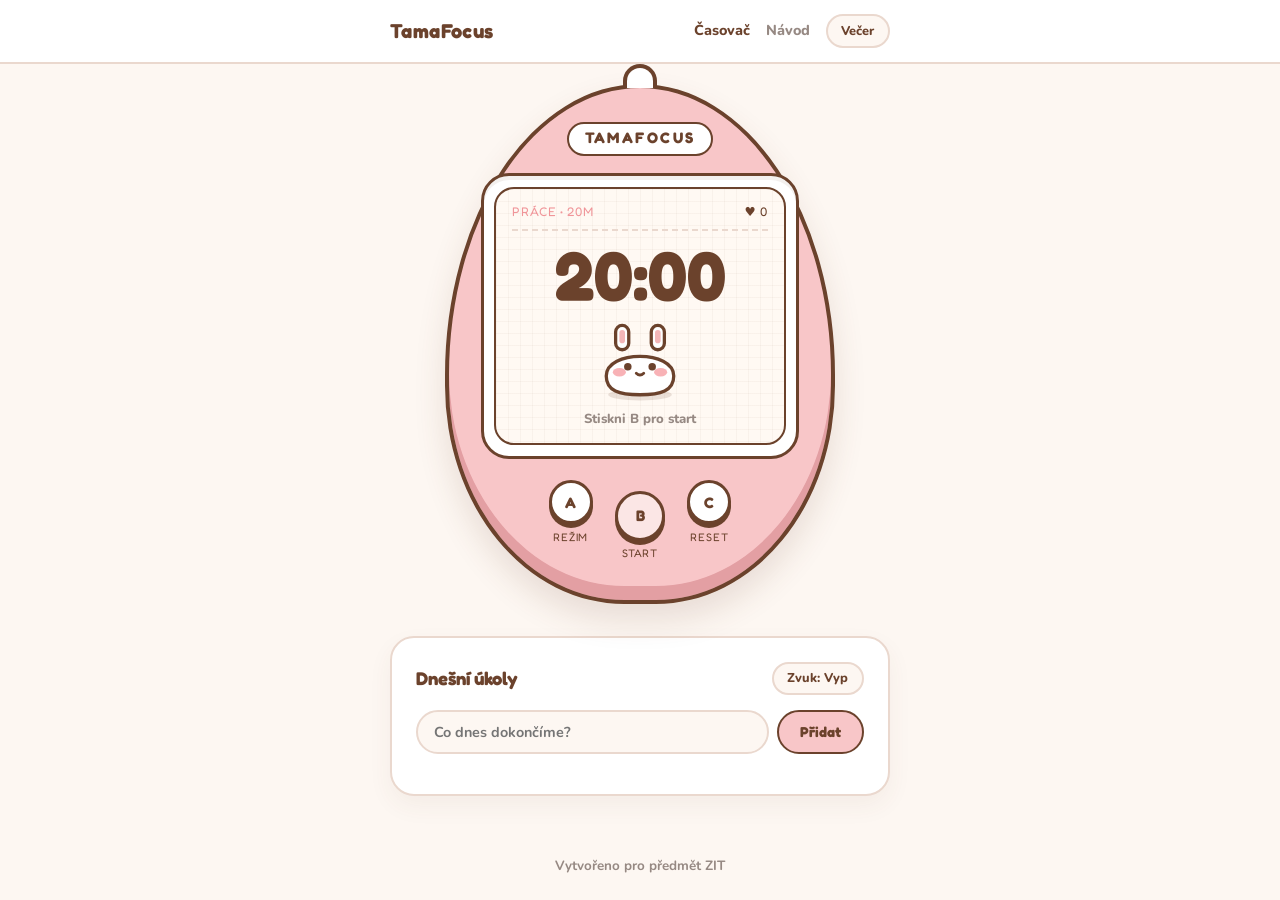
<file: index.html>
<!DOCTYPE html>
<html lang="cs">

<head>
    <meta charset="UTF-8">
    <meta name="viewport" content="width=device-width, initial-scale=1.0">
    <meta name="description" content="TamaFocus - útulný Tamagotchi Pomodoro časovač pro soustředění a studium.">
    <link rel="icon"
        href="data:image/svg+xml,%3Csvg xmlns='http://www.w3.org/2000/svg' viewBox='0 0 100 100'%3E%3Ctext y='.9em' font-size='90'%3E🥚%3C/text%3E%3C/svg%3E">
    <title>TamaFocus | Tamagotchi Pomodoro</title>
    <link rel="preconnect" href="https://fonts.googleapis.com">
    <link rel="preconnect" href="https://fonts.gstatic.com" crossorigin>
    <link
        href="https://fonts.googleapis.com/css2?family=Fredoka:wght@600;700&family=Nunito:wght@600;700;800&display=swap"
        rel="stylesheet">
    <link rel="stylesheet" href="style.css">
    <script src="script.js" defer></script>
</head>

<body>

    <header class="topbar">
        <div class="container topbar-inner">
            <a href="index.html" class="brand">TamaFocus</a>
            <nav aria-label="Hlavní navigace" class="nav">
                <a href="index.html" class="nav-link active">Časovač</a>
                <a href="navod.html" class="nav-link">Návod</a>
                <button type="button" id="theme-btn" class="pill-btn" aria-label="Přepnout noční režim">Večer</button>
            </nav>
        </div>
    </header>

    <main class="container">
        <!-- Tamagotchi -->
        <section class="tama-wrapper" aria-label="Tamagotchi Pomodoro časovač">
            <!-- Horní kroužek na klíčenku -->
            <div class="keychain-ring" aria-hidden="true"></div>

            <div class="tama-shell">
                <div class="tama-top-label">TAMAFOCUS</div>

                <!-- Vnitřní rámeček displeje -->
                <div class="lcd-bezel">
                    <div class="lcd-screen" id="lcd-screen">
                        <!-- Horní stavový řádek displeje -->
                        <div class="lcd-header">
                            <span class="lcd-mode" id="mode-label">PRÁCE • 20M</span>
                            <span class="lcd-hearts" id="hearts-display" title="Dokončené bloky">♥ 0</span>
                        </div>

                        <!-- Velký čas uprostřed -->
                        <div class="lcd-time" id="time-text" aria-live="polite">20:00</div>

                        <!-- Roztomilý maskot uvnitř displeje -->
                        <div class="pet-stage">
                            <svg class="pet-svg" id="pet-svg" viewBox="0 0 160 95" role="img"
                                aria-label="Virtuální studijní mazlíček">
                                <!-- Stín pod postavičkou -->
                                <ellipse cx="80" cy="84" rx="34" ry="6" fill="#6b422c" opacity="0.14" />

                                <!-- Ouškа -->
                                <rect x="54" y="10" width="14" height="26" rx="7" fill="#ffffff" stroke="#6b422c"
                                    stroke-width="3.5" />
                                <rect x="92" y="10" width="14" height="26" rx="7" fill="#ffffff" stroke="#6b422c"
                                    stroke-width="3.5" />
                                <rect x="58" y="15" width="6" height="14" rx="3" fill="#f4b6b8" />
                                <rect x="96" y="15" width="6" height="14" rx="3" fill="#f4b6b8" />

                                <!-- Tělíčko postavičky -->
                                <path d="M44,64 C44,36 116,36 116,64 C116,80 102,84 80,84 C58,84 44,80 44,64 Z"
                                    fill="#ffffff" stroke="#6b422c" stroke-width="3.5" />

                                <!-- Růžové tvářičky -->
                                <ellipse cx="58" cy="60" rx="7" ry="4.5" fill="#f5989d" opacity="0.75" />
                                <ellipse cx="102" cy="60" rx="7" ry="4.5" fill="#f5989d" opacity="0.75" />

                                <!-- Oči: výchozí klidné -->
                                <g class="pet-eyes-idle">
                                    <circle cx="67" cy="54" r="4" fill="#6b422c" />
                                    <circle cx="93" cy="54" r="4" fill="#6b422c" />
                                </g>

                                <!-- Oči: zavřené při pauze -->
                                <g class="pet-eyes-sleep">
                                    <path d="M61,55 Q67,60 73,55" fill="none" stroke="#6b422c" stroke-width="3"
                                        stroke-linecap="round" />
                                    <path d="M87,55 Q93,60 99,55" fill="none" stroke="#6b422c" stroke-width="3"
                                        stroke-linecap="round" />
                                    <text x="116" y="34" font-family="Fredoka, sans-serif" font-size="13"
                                        font-weight="700" fill="#6b422c">zZ</text>
                                </g>

                                <!-- Pusinka -->
                                <path d="M76,61 Q80,65 84,61" fill="none" stroke="#6b422c" stroke-width="3"
                                    stroke-linecap="round" />

                                <!-- Malý sešit a tužka při režimu práce -->
                                <g class="pet-study-prop">
                                    <rect x="64" y="69" width="32" height="14" rx="3" fill="#fbe6e5" stroke="#6b422c"
                                        stroke-width="2.5" />
                                    <line x1="80" y1="69" x2="80" y2="83" stroke="#6b422c" stroke-width="2" />
                                    <line x1="103" y1="63" x2="113" y2="75" stroke="#f09599" stroke-width="4"
                                        stroke-linecap="round" />
                                </g>
                            </svg>
                        </div>

                        <div class="lcd-status" id="status-text">Stiskni B pro start</div>
                    </div>
                </div>

                <!-- Tři tlačítka Tamagotchi -->
                <div class="tama-buttons" role="group" aria-label="Ovládací tlačítka zařízení">
                    <div class="btn-unit">
                        <button type="button" id="btn-mode" class="tama-btn" aria-label="Přepnout režim (A)">A</button>
                        <span>REŽIM</span>
                    </div>
                    <div class="btn-unit btn-center">
                        <button type="button" id="btn-start" class="tama-btn tama-btn-main"
                            aria-label="Spustit nebo pozastavit (B)">B</button>
                        <span>START</span>
                    </div>
                    <div class="btn-unit">
                        <button type="button" id="btn-reset" class="tama-btn"
                            aria-label="Resetovat časovač (C)">C</button>
                        <span>RESET</span>
                    </div>
                </div>
            </div>
        </section>

        <!-- Seznam úkolů pod hračkou -->
        <section class="tasks-card" aria-label="Úkoly na dnešek">
            <div class="tasks-header">
                <h2>Dnešní úkoly</h2>
                <button type="button" id="sound-btn" class="pill-btn" aria-pressed="false">Zvuk: Vyp</button>
            </div>
            <form id="task-form" class="task-form">
                <input type="text" id="task-input" placeholder="Co dnes dokončíme?" maxlength="75" required>
                <button type="submit" class="add-btn">Přidat</button>
            </form>
            <ul id="task-list" class="task-list"></ul>
        </section>
    </main>

    <footer class="footer">
        <div class="container">
            <p>Vytvořeno pro předmět ZIT</p>
        </div>
    </footer>

</body>

</html>
</file>
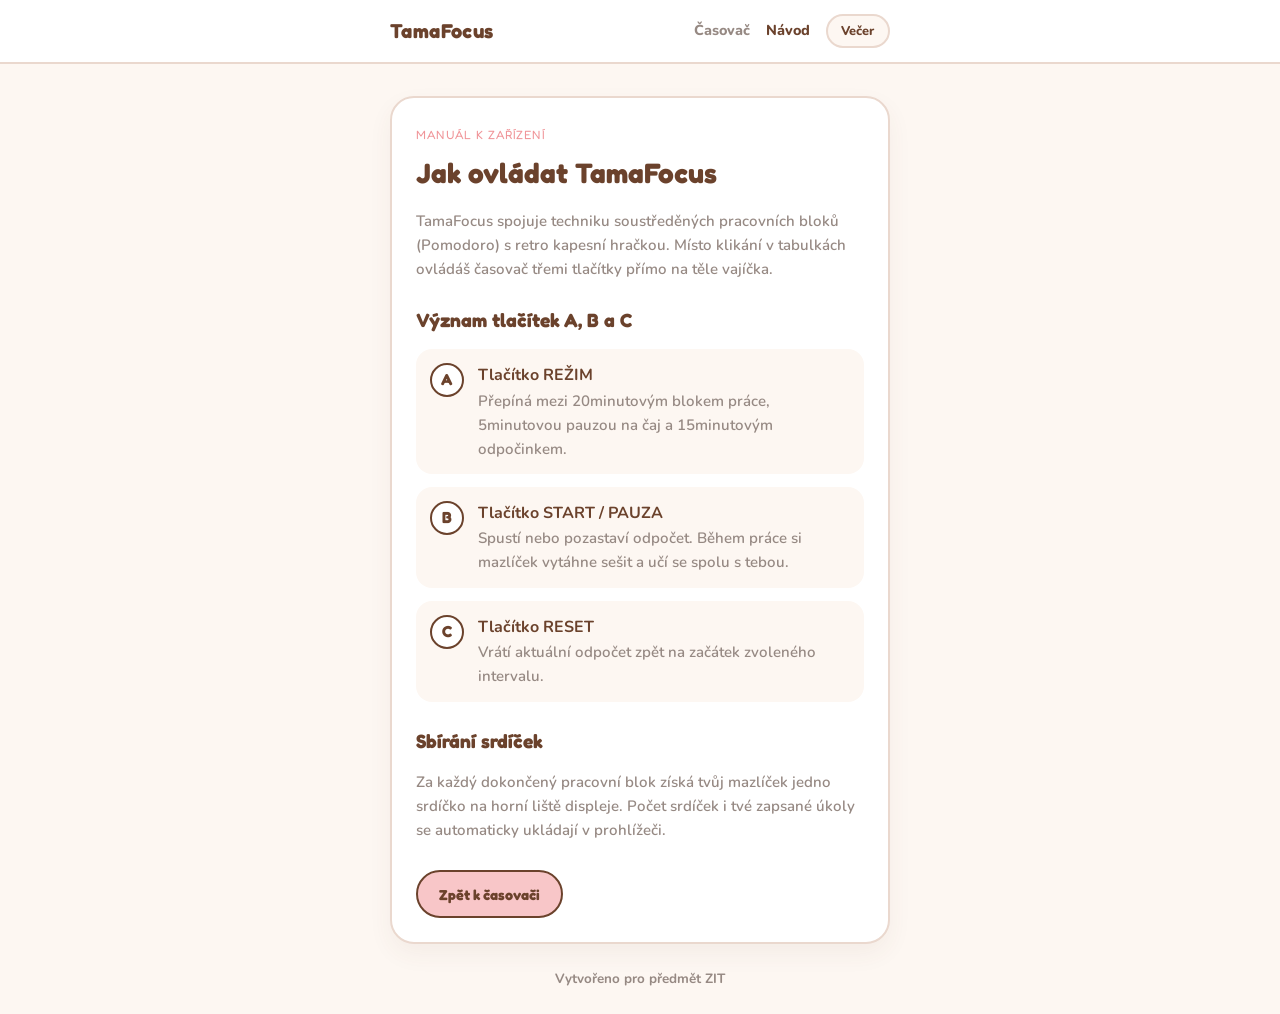
<file: navod.html>
<!DOCTYPE html>
<html lang="cs">

<head>
    <meta charset="UTF-8">
    <meta name="viewport" content="width=device-width, initial-scale=1.0">
    <meta name="description" content="Jak ovládat kapesní Tamagotchi Pomodoro časovač TamaFocus.">
    <link rel="icon"
        href="data:image/svg+xml,%3Csvg xmlns='http://www.w3.org/2000/svg' viewBox='0 0 100 100'%3E%3Ctext y='.9em' font-size='90'%3E🥚%3C/text%3E%3C/svg%3E">
    <title>Návod | TamaFocus</title>
    <link rel="preconnect" href="https://fonts.googleapis.com">
    <link rel="preconnect" href="https://fonts.gstatic.com" crossorigin>
    <link
        href="https://fonts.googleapis.com/css2?family=Fredoka:wght@600;700&family=Nunito:wght@600;700;800&display=swap"
        rel="stylesheet">
    <link rel="stylesheet" href="style.css">
    <script src="script.js" defer></script>
</head>

<body>

    <header class="topbar">
        <div class="container topbar-inner">
            <a href="index.html" class="brand">TamaFocus</a>
            <nav aria-label="Hlavní navigace" class="nav">
                <a href="index.html" class="nav-link">Časovač</a>
                <a href="navod.html" class="nav-link active">Návod</a>
                <button type="button" id="theme-btn" class="pill-btn" aria-label="Přepnout noční režim">Večer</button>
            </nav>
        </div>
    </header>

    <main class="container">
        <article class="info-card">
            <span class="badge-tag">MANUÁL K ZAŘÍZENÍ</span>
            <h1>Jak ovládat TamaFocus</h1>
            <p>
                TamaFocus spojuje techniku soustředěných pracovních bloků (Pomodoro) s retro kapesní hračkou.
                Místo klikání v tabulkách ovládáš časovač třemi tlačítky přímo na těle vajíčka.
            </p>

            <h2>Význam tlačítek A, B a C</h2>
            <div class="controls-guide">
                <div class="guide-row">
                    <span class="mini-key">A</span>
                    <div>
                        <strong>Tlačítko REŽIM</strong>
                        <p>Přepíná mezi 20minutovým blokem práce, 5minutovou pauzou na čaj a 15minutovým odpočinkem.</p>
                    </div>
                </div>

                <div class="guide-row">
                    <span class="mini-key">B</span>
                    <div>
                        <strong>Tlačítko START / PAUZA</strong>
                        <p>Spustí nebo pozastaví odpočet. Během práce si mazlíček vytáhne sešit a učí se spolu s tebou.
                        </p>
                    </div>
                </div>

                <div class="guide-row">
                    <span class="mini-key">C</span>
                    <div>
                        <strong>Tlačítko RESET</strong>
                        <p>Vrátí aktuální odpočet zpět na začátek zvoleného intervalu.</p>
                    </div>
                </div>
            </div>

            <h2>Sbírání srdíček</h2>
            <p>
                Za každý dokončený pracovní blok získá tvůj mazlíček jedno srdíčko na horní liště displeje.
                Počet srdíček i tvé zapsané úkoly se automaticky ukládají v prohlížeči.
            </p>

            <div class="cta-box">
                <a href="index.html" class="add-btn">Zpět k časovači</a>
            </div>
        </article>
    </main>

    <footer class="footer">
        <div class="container">
            <p>Vytvořeno pro předmět ZIT</p>
        </div>
    </footer>

</body>

</html>
</file>
<file: style.css>
:root {
    /* světlý režím */
    --bg: #fdf7f2;
    --surface: #ffffff;
    --shell-pink: #f8c6c8;
    --shell-shadow: #e39fa3;
    --lcd-bg: #fff9f3;
    --lcd-grid: rgba(107, 66, 44, 0.04);
    --brown: #6b422c;
    --pink-accent: #f09599;
    --pink-soft: #fbe6e5;
    --muted: #968983;
    --border: #ead8ce;
}

/* night režim */
[data-theme="dark"] {
    --bg: #221a17;
    --surface: #2d231f;
    --shell-pink: #8c585c;
    --shell-shadow: #633b3e;
    --lcd-bg: #382c27;
    --lcd-grid: rgba(255, 255, 255, 0.03);
    --brown: #f5e4d8;
    --pink-accent: #f4a4a8;
    --pink-soft: #463532;
    --muted: #b5a39b;
    --border: #4a3a34;
}

*,
*::before,
*::after {
    box-sizing: border-box;
    margin: 0;
    padding: 0;
}

body {
    font-family: "Nunito", system-ui, sans-serif;
    background-color: var(--bg);
    color: var(--brown);
    line-height: 1.6;
    min-height: 100vh;
    display: flex;
    flex-direction: column;
    transition: background-color 0.3s ease, color 0.3s ease;
}

.container {
    width: 100%;
    max-width: 540px;
    margin: 0 auto;
    padding: 0 1.25rem;
}

/* Horní lišta */
.topbar {
    background-color: var(--surface);
    border-bottom: 2px solid var(--border);
}

.topbar-inner {
    height: 62px;
    display: flex;
    align-items: center;
    justify-content: space-between;
    gap: 0.75rem;
}

.brand {
    font-family: "Fredoka", system-ui, sans-serif;
    font-size: 1.25rem;
    font-weight: 700;
    color: var(--brown);
    text-decoration: none;
    letter-spacing: 0.02em;
}

.nav {
    display: flex;
    align-items: center;
    gap: 1rem;
}

.nav-link {
    text-decoration: none;
    color: var(--muted);
    font-size: 0.9rem;
    font-weight: 800;
}

.nav-link:hover,
.nav-link.active {
    color: var(--brown);
}

.pill-btn {
    padding: 0.36rem 0.85rem;
    border-radius: 999px;
    border: 2px solid var(--border);
    background-color: var(--bg);
    color: var(--brown);
    font-family: inherit;
    font-size: 0.8rem;
    font-weight: 800;
    cursor: pointer;
    transition: 0.2s ease;
}

.pill-btn:hover,
.pill-btn.active {
    border-color: var(--pink-accent);
    background-color: var(--pink-soft);
}

main {
    flex: 1;
    padding: 1.75rem 0 3rem;
}

/* TAMAGOTCHI (Vajíčko + kroužek + LCD displej + 3 tlačítka) */

.tama-wrapper {
    display: flex;
    flex-direction: column;
    align-items: center;
}

.keychain-ring {
    width: 34px;
    height: 24px;
    border: 4px solid #6b422c;
    border-bottom: none;
    border-radius: 18px 18px 0 0;
    background-color: var(--surface);
    margin-bottom: -4px;
    z-index: 1;
}

.tama-shell {
    width: 100%;
    max-width: 390px;
    background-color: var(--shell-pink);
    border: 4px solid #6b422c;
    /* Klasický vaječný tvar Tamagotchi */
    border-radius: 50% 50% 46% 46% / 56% 56% 42% 42%;
    padding: 2.1rem 2rem 2.3rem;
    box-shadow:
        inset 0 -14px 0 var(--shell-shadow),
        0 16px 32px rgba(107, 66, 44, 0.14);
    display: flex;
    flex-direction: column;
    align-items: center;
    position: relative;
}

.tama-top-label {
    font-family: "Fredoka", system-ui, sans-serif;
    font-size: 0.95rem;
    font-weight: 700;
    letter-spacing: 0.16em;
    color: #6b422c;
    background-color: #ffffff;
    border: 2.5px solid #6b422c;
    padding: 0.18rem 0.95rem;
    border-radius: 999px;
    margin-bottom: 1.1rem;
}

/* rámeček a plocha displeje */
.lcd-bezel {
    width: 100%;
    background-color: #ffffff;
    border: 3.5px solid #6b422c;
    border-radius: 28px;
    padding: 0.65rem;
    box-shadow: inset 0 4px 0 rgba(107, 66, 44, 0.08);
}

.lcd-screen {
    background-color: var(--lcd-bg);
    background-image:
        linear-gradient(var(--lcd-grid) 1px, transparent 1px),
        linear-gradient(90deg, var(--lcd-grid) 1px, transparent 1px);
    background-size: 12px 12px;
    border: 2.5px solid #6b422c;
    border-radius: 20px;
    padding: 0.85rem 1rem;
    text-align: center;
}

.lcd-header {
    display: flex;
    justify-content: space-between;
    align-items: center;
    font-family: "Fredoka", system-ui, sans-serif;
    font-size: 0.78rem;
    letter-spacing: 0.05em;
    color: var(--pink-accent);
    border-bottom: 2px dashed var(--border);
    padding-bottom: 0.45rem;
}

.lcd-hearts {
    color: var(--brown);
}

/* velké čokoládově hnědé číslice */
.lcd-time {
    font-family: "Fredoka", system-ui, sans-serif;
    font-size: clamp(3.3rem, 12vw, 4.3rem);
    font-weight: 700;
    line-height: 1.05;
    color: var(--brown);
    font-variant-numeric: tabular-nums;
    margin-top: 0.5rem;
}

/* scéna s mazlíčkem */
.pet-stage {
    margin: 0.25rem auto;
    width: 150px;
}

.pet-svg {
    width: 100%;
    height: auto;
    display: block;
}

.pet-eyes-sleep,
.pet-study-prop {
    opacity: 0;
    transition: opacity 0.25s ease;
}

/* Stavy mazlíčka */
.pet-svg.is-working .pet-study-prop {
    opacity: 1;
}

.pet-svg.is-working {
    animation: gentleBob 1.8s ease-in-out infinite;
}

.pet-svg.is-sleeping .pet-eyes-idle {
    opacity: 0;
}

.pet-svg.is-sleeping .pet-eyes-sleep {
    opacity: 1;
}

@keyframes gentleBob {

    0%,
    100% {
        transform: translateY(0);
    }

    50% {
        transform: translateY(-3px);
    }
}

@media (prefers-reduced-motion: reduce) {
    .pet-svg.is-working {
        animation: none;
    }
}

.lcd-status {
    font-size: 0.82rem;
    font-weight: 800;
    color: var(--muted);
    margin-top: 0.15rem;
}

/* tlačítka A, B, C */
.tama-buttons {
    display: flex;
    justify-content: center;
    align-items: flex-start;
    gap: 1.4rem;
    margin-top: 1.35rem;
}

.btn-unit {
    display: flex;
    flex-direction: column;
    align-items: center;
    gap: 0.3rem;
}

.btn-unit.btn-center {
    margin-top: 0.65rem;
}

.btn-unit span {
    font-family: "Fredoka", system-ui, sans-serif;
    font-size: 0.68rem;
    letter-spacing: 0.08em;
    color: #6b422c;
}

.tama-btn {
    width: 44px;
    height: 44px;
    border-radius: 50%;
    border: 3px solid #6b422c;
    background-color: #ffffff;
    color: #6b422c;
    font-family: "Fredoka", system-ui, sans-serif;
    font-size: 0.95rem;
    font-weight: 700;
    cursor: pointer;
    box-shadow: 0 4px 0 #6b422c;
    transition: transform 0.1s ease, box-shadow 0.1s ease, background-color 0.2s ease;
}

.tama-btn-main {
    width: 50px;
    height: 50px;
    background-color: #fbe6e5;
}

.tama-btn:hover {
    background-color: #fdf7f2;
}

.tama-btn:active {
    transform: translateY(3px);
    box-shadow: 0 1px 0 #6b422c;
}

/* seznam úkolu a druhá podstránka */
.tasks-card,
.info-card {
    margin-top: 2rem;
    background-color: var(--surface);
    border: 2.5px solid var(--border);
    border-radius: 24px;
    padding: 1.5rem;
    box-shadow: 0 10px 24px rgba(107, 66, 44, 0.06);
}

.tasks-header {
    display: flex;
    justify-content: space-between;
    align-items: center;
    margin-bottom: 0.9rem;
}

.tasks-header h2,
.info-card h1,
.info-card h2 {
    font-family: "Fredoka", system-ui, sans-serif;
}

.tasks-header h2 {
    font-size: 1.15rem;
}

.task-form {
    display: flex;
    gap: 0.55rem;
}

.task-form input {
    flex: 1;
    padding: 0.65rem 1rem;
    border-radius: 999px;
    border: 2px solid var(--border);
    background-color: var(--bg);
    color: var(--brown);
    font-family: inherit;
    font-weight: 700;
    font-size: 0.9rem;
}

.task-form input:focus {
    outline: none;
    border-color: var(--pink-accent);
}

.add-btn {
    display: inline-block;
    padding: 0.65rem 1.3rem;
    border-radius: 999px;
    border: 2.5px solid #6b422c;
    background-color: var(--shell-pink);
    color: #6b422c;
    font-family: "Fredoka", system-ui, sans-serif;
    font-size: 0.9rem;
    font-weight: 700;
    text-decoration: none;
    cursor: pointer;
    transition: 0.15s ease;
}

.add-btn:hover {
    background-color: #fbe6e5;
}

.task-list {
    list-style: none;
    margin-top: 0.95rem;
    display: grid;
    gap: 0.5rem;
}

.task-item {
    display: flex;
    align-items: center;
    justify-content: space-between;
    gap: 0.75rem;
    padding: 0.6rem 0.95rem;
    border-radius: 14px;
    background-color: var(--bg);
    font-size: 0.9rem;
    font-weight: 700;
}

.task-item label {
    display: flex;
    align-items: center;
    gap: 0.6rem;
    cursor: pointer;
    flex: 1;
}

.task-item input[type="checkbox"] {
    accent-color: #6b422c;
    width: 17px;
    height: 17px;
}

.task-item.done span {
    text-decoration: line-through;
    color: var(--muted);
}

.delete-task {
    background: none;
    border: none;
    color: var(--muted);
    font-size: 1.2rem;
    font-weight: 800;
    cursor: pointer;
}

/* Návod */
.badge-tag {
    display: inline-block;
    font-family: "Fredoka", system-ui, sans-serif;
    font-size: 0.75rem;
    letter-spacing: 0.08em;
    color: var(--pink-accent);
    margin-bottom: 0.4rem;
}

.info-card h1 {
    font-size: 1.75rem;
    margin-bottom: 0.85rem;
}

.info-card h2 {
    font-size: 1.2rem;
    margin: 1.5rem 0 0.85rem;
}

.info-card p {
    color: var(--muted);
    font-weight: 600;
    font-size: 0.94rem;
}

.controls-guide {
    display: grid;
    gap: 0.8rem;
}

.guide-row {
    display: flex;
    align-items: flex-start;
    gap: 0.9rem;
    padding: 0.85rem;
    border-radius: 16px;
    background-color: var(--bg);
}

.mini-key {
    width: 34px;
    height: 34px;
    border-radius: 50%;
    border: 2.5px solid #6b422c;
    background-color: #ffffff;
    color: #6b422c;
    font-family: "Fredoka", system-ui, sans-serif;
    font-weight: 700;
    display: grid;
    place-items: center;
    flex-shrink: 0;
}

.cta-box {
    margin-top: 1.75rem;
}

.footer {
    padding: 1.5rem 0;
    text-align: center;
    font-size: 0.84rem;
    font-weight: 700;
    color: var(--muted);
}

@media (max-width: 440px) {
    .tama-shell {
        padding: 1.8rem 1.25rem 2rem;
        border-radius: 42px;
    }

    .task-form {
        flex-direction: column;
    }
}
</file>
